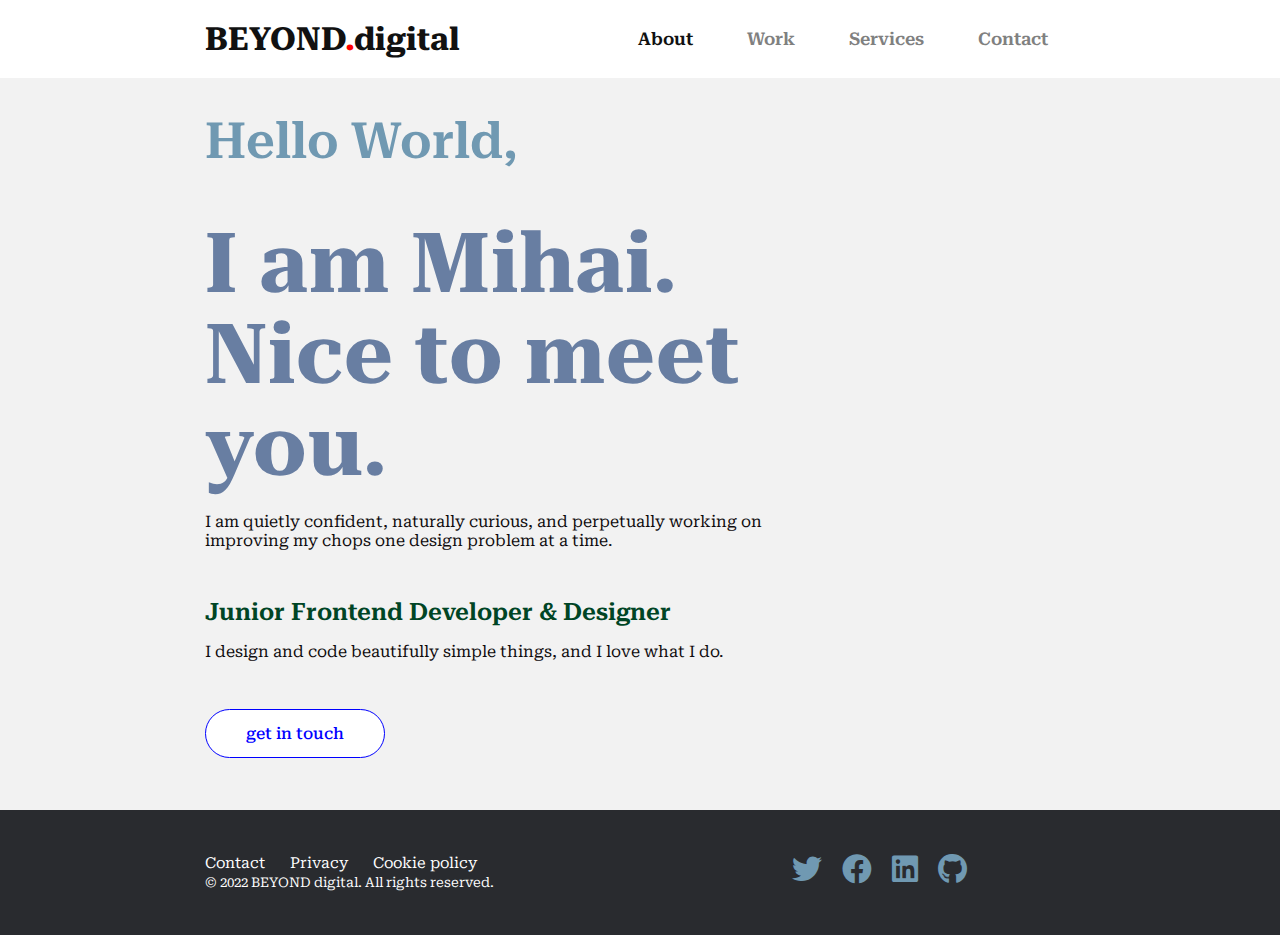
<file: index.html>
<!DOCTYPE html>
<html lang="en">
<head>
    <meta charset="UTF-8">
    <meta http-equiv="X-UA-Compatible" content="IE=edge">
    <meta name="viewport" content="width=device-width, initial-scale=1.0">
    <title>BEYOND digital</title>
    <link rel="stylesheet" type="text/css" href="css/style.css">
    <link rel="stylesheet" href="fontawesome-free-6.1.1-web/css/all.css">
</head>
<body>

    <!--Header-->
    <header>
        <a href="#" class="logo">BEYOND<span>.</span>digital</a>
        <div class="bx bx-menu" id="menu-icon"></div>
        <ul class="navbar">
            <li class="active"><a href="index.html">About</a></li>
            <li><a href="work.html">Work</a></li>
            <li><a href="services.html">Services</a></li>
            <li><a href="contact.html">Contact</a></li>
        </ul>
    </header>
    
    <!--ABOUT-->
    <section class="about" id="about">
        <div class="about-text">
            <div class="hello">
                <h4>Hello World,</h4>
            <h1>I am Mihai. Nice to meet you.</h1>
            <p>I am quietly confident, naturally curious, and perpetually working on
                improving my chops one design problem at a time.</p>
            </div>
            <div class="description">
                <h3>Junior Frontend Developer & Designer</h3>
                <p>I design and code beautifully simple things, and I love what I do.</p>
            </div>
            <a href="contact.html" class="btn">get in touch</a>
        </div>
        <div class="about-video">
            <video class="w-100" autoplay="" loop="" muted="" playsinline="" style="height: auto;">
                <source src="">
            </video>
        </div>
    </section>

    <!--FOOTER-->
    <footer class="content-info">
        <div class="container">
            <div class="row">
                <div class="footer-menu">
                    <div class="footer-menu-container">
                        <ul id="menu-footer-menu" class="nav footer-menu">
                            <li><a href="contact.html">Contact</a></li>
                            <li><a href="#">Privacy</a></li>
                            <li><a href="#">Cookie policy</a></li>
                        </ul>
                    </div>
                    <small class="text-center-copyrights">
                        © 2022 BEYOND digital. All rights reserved.
                    </small>
                </div>
                <div class="social-media">
                    <ul>
                        <li><a target="_blank" href="https://twitter.com/?lang=en"><i class="fa-brands fa-twitter"></i></a></li>
                        <li><a target="_blank" href="https://www.facebook.com/"><i class="fa-brands fa-facebook"></i></a></li>
                        <li><a target="_blank" href="https://www.linkedin.com/"><i class="fa-brands fa-linkedin"></i></a></li>
                        <li><a target="_blank" href="https://www.github.com/"><i class="fa-brands fa-github"></i></a></li>
                    </ul>
                </div>
            </div>
        </div>
    </footer>

	<!---custom js link--->
	<script type="text/javascript" src="/js/script.js"></script>
</body>
</html>
</file>
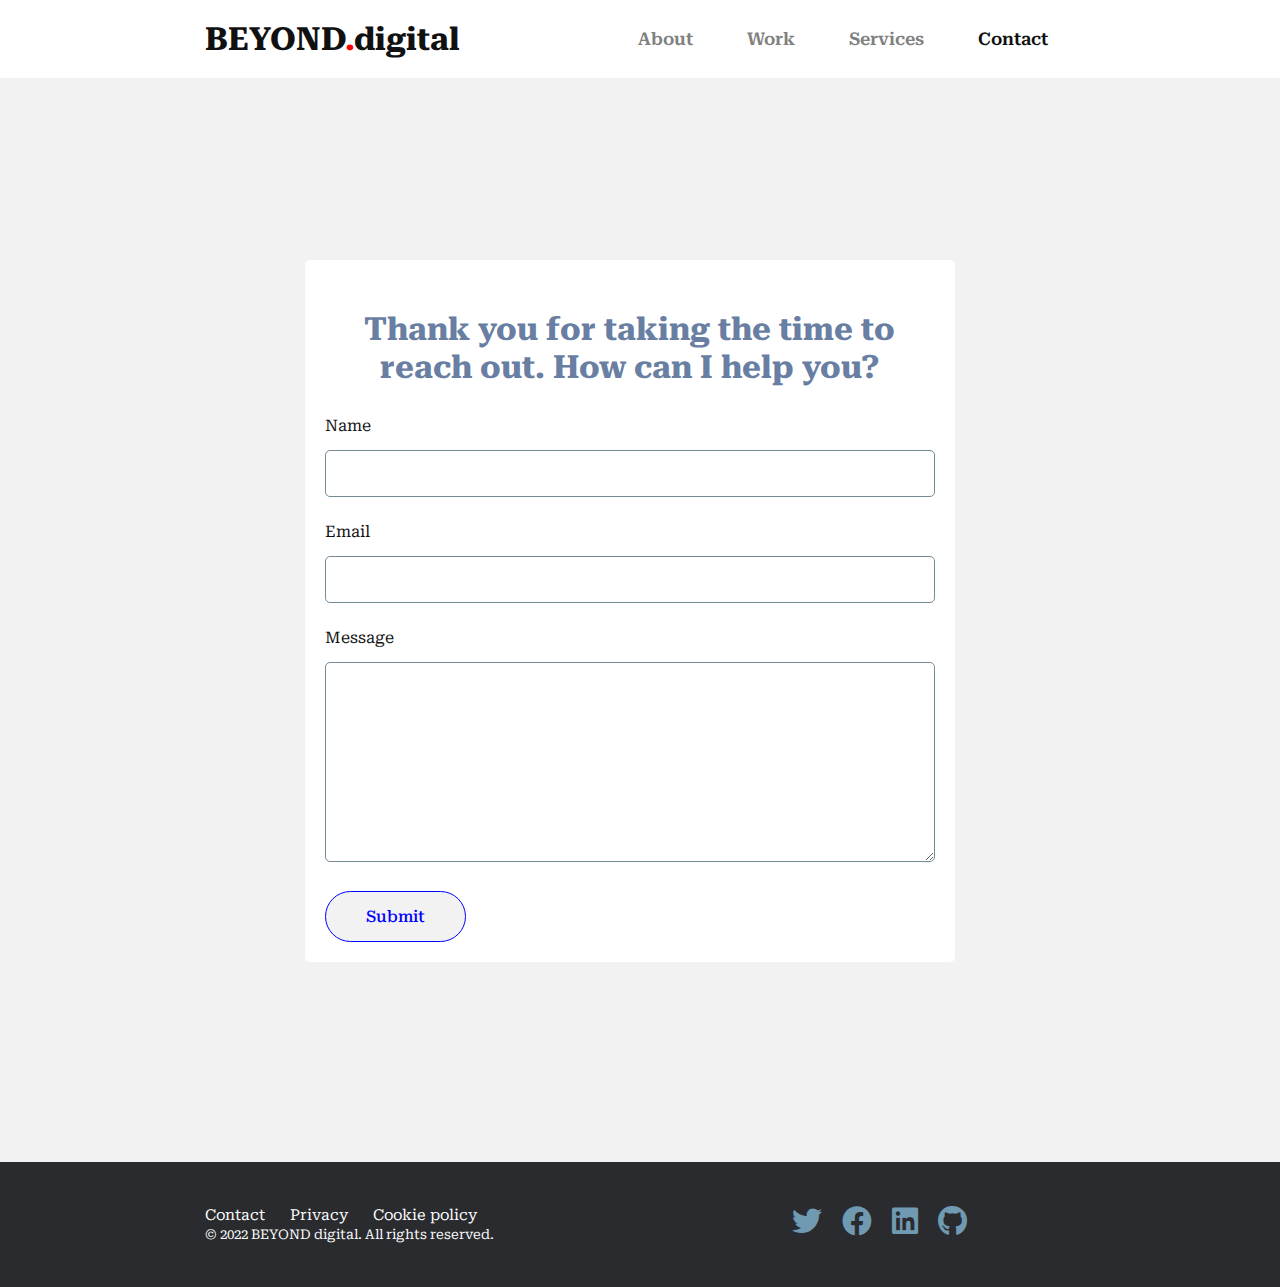
<file: contact.html>
<!DOCTYPE html>
<html lang="en">
<head>
    <meta charset="UTF-8">
    <meta http-equiv="X-UA-Compatible" content="IE=edge">
    <meta name="viewport" content="width=device-width, initial-scale=1.0">
    <title>BEYOND digital</title>
    <link rel="stylesheet" type="text/css" href="css/style.css">
    <link rel="stylesheet" href="fontawesome-free-6.1.1-web/css/all.css">
</head>
<body>

    <!--Header-->
    <header>
        <a href="#" class="logo">BEYOND<span>.</span>digital</a>
        <div class="bx bx-menu" id="menu-icon"></div>
        <ul class="navbar">
            <li><a href="index.html">About</a></li>
            <li><a href="work.html">Work</a></li>
            <li><a href="services.html">Services</a></li>
            <li class="active"><a href="contact.html">Contact</a></li>
        </ul>
    </header>
    
    <!--CONTACT-->
    <section class="contact" id="contact">
        <div class="contact-container">
            <div class="form">
                <h1>Thank you for taking the time to
                    reach out. How can I help you?</h1>
                <form action="action_page.php">
                    <label for="name">Name</label>
                    <input type="text" id="name" name="name" placeholder="">
                
                    <label for="email">Email</label>
                    <input type="text" id="email" name="email" placeholder="">
                
                    <label for="subject">Message</label>
                    <textarea id="subject" name="subject" placeholder="" style="height:200px"></textarea>
                
                    <input type="submit" value="Submit">
                </form>
            </div>

    </section>

    <!--FOOTER-->
    <footer class="content-info">
        <div class="container">
            <div class="row">
                <div class="footer-menu">
                    <div class="footer-menu-container">
                        <ul id="menu-footer-menu" class="nav footer-menu">
                            <li><a href="contact.html">Contact</a></li>
                            <li><a href="#">Privacy</a></li>
                            <li><a href="#">Cookie policy</a></li>
                        </ul>
                    </div>

                    <small class="text-center-copyrights">
                        © 2022 BEYOND digital. All rights reserved.
                    </small>
                </div>
                <div class="social-media">
                    <ul>
                        <li><a target="_blank" href="https://twitter.com/?lang=en"><i class="fa-brands fa-twitter"></i></a></li>
                        <li><a target="_blank" href="https://www.facebook.com/"><i class="fa-brands fa-facebook"></i></a></li>
                        <li><a target="_blank" href="https://www.linkedin.com/"><i class="fa-brands fa-linkedin"></i></a></li>
                        <li><a target="_blank" href="https://www.github.com/"><i class="fa-brands fa-github"></i></a></li>
                    </ul>
                </div>
            </div>
        </div>
    </footer>

	<!---custom js link--->
	<script type="text/javascript" src="/js/script.js"></script>
</body>
</html>
</file>
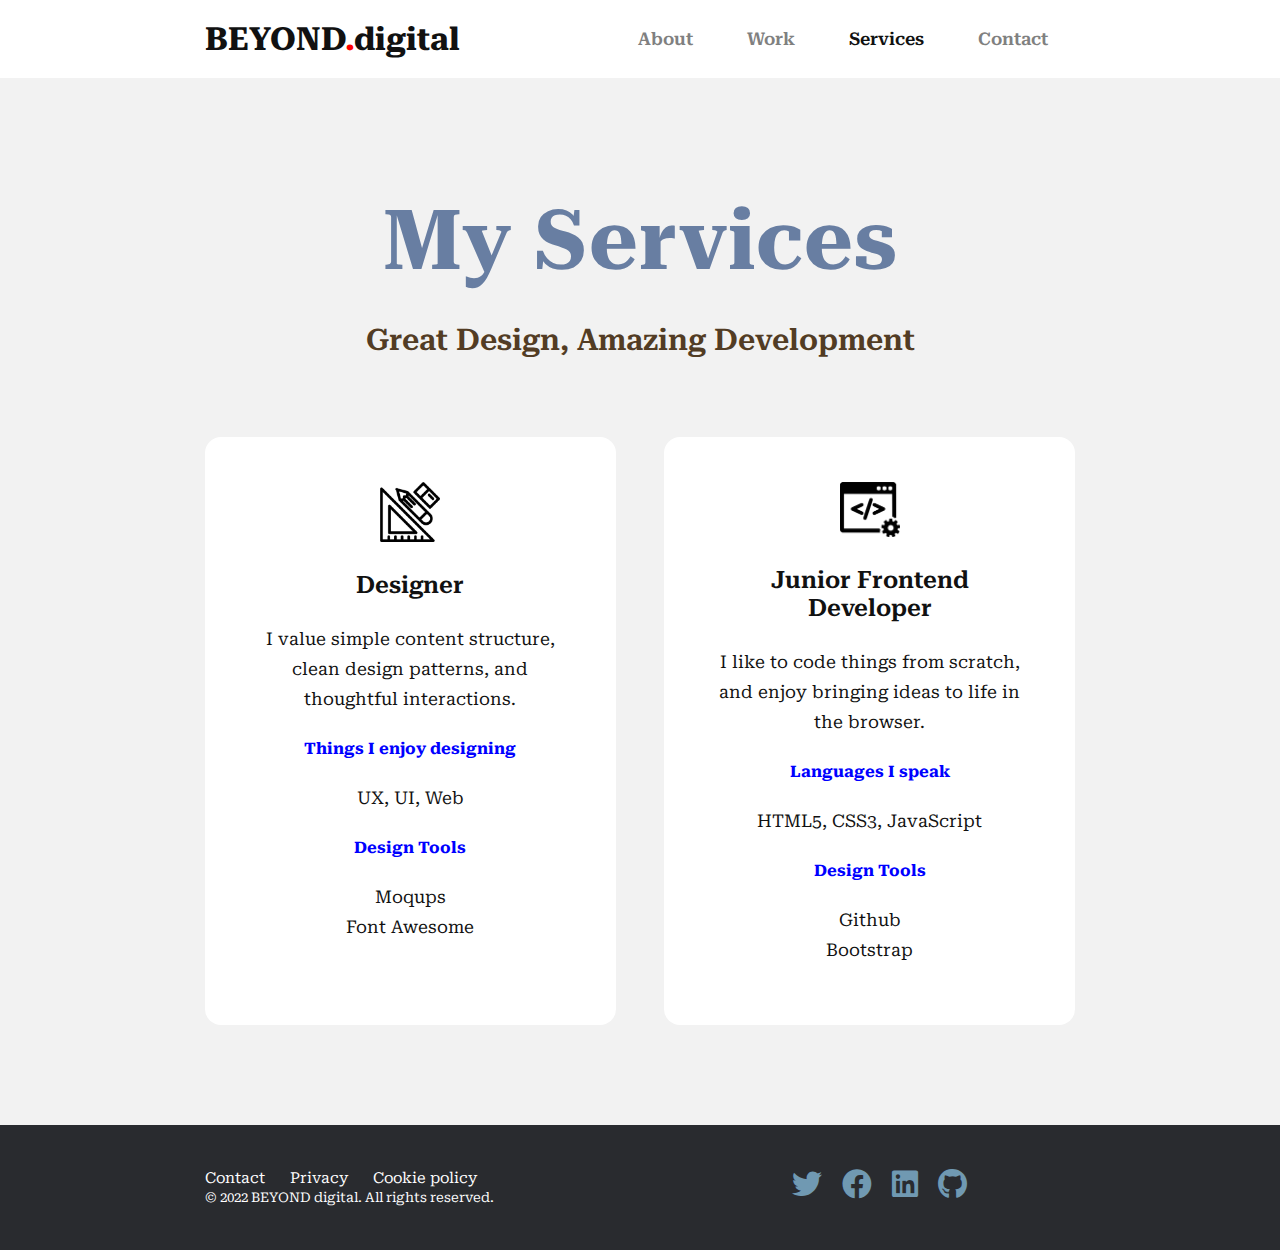
<file: services.html>
<!DOCTYPE html>
<html lang="en">
<head>
    <meta charset="UTF-8">
    <meta http-equiv="X-UA-Compatible" content="IE=edge">
    <meta name="viewport" content="width=device-width, initial-scale=1.0">
    <title>BEYOND digital</title>
    <link rel="stylesheet" type="text/css" href="css/style.css">
    <link rel="stylesheet" href="fontawesome-free-6.1.1-web/css/all.css">
</head>
<body>

    <!--Header-->
    <header>
        <a href="#" class="logo">BEYOND<span>.</span>digital</a>
        <div class="bx bx-menu" id="menu-icon"></div>
        <ul class="navbar">
            <li><a href="index.html">About</a></li>
            <li><a href="work.html">Work</a></li>
            <li class="active"><a href="services.html">Services</a></li>
            <li><a href="contact.html">Contact</a></li>
        </ul>
    </header>
    
    <!--SERVICES-->
    <section class="services" id="services">
		<div class="main-text">
			<h1>My Services</h1>
			<h4>Great Design, Amazing Development</h4>
		</div>

		<div class="services-content">
			<div class="box">
				<img src="img/Design_tools.png">
				<h2>Designer</h2>
				<p>I value simple content structure,
                    clean design patterns, and thoughtful
                    interactions.</p>
                <h4>Things I enjoy designing</h4>
                <p>UX, UI, Web</p>
                <h4>Design Tools</h4>
                <p>Moqups</p>
                <p>Font Awesome</p>
			</div>

			<div class="box">
				<img src="img/Web_developer.png">
				<h2>Junior Frontend Developer</h2>
				<p>I like to code things from scratch, and
                    enjoy bringing ideas to life in the
                    browser.</p>
                <h4>Languages I speak</h4>
                <p>HTML5, CSS3, JavaScript</p>
                <h4>Design Tools</h4>
                <p>Github</p>
                <p>Bootstrap</p>
			</div>
		</div>
	</section>

    <!--FOOTER-->
    <footer class="content-info">
        <div class="container">
            <div class="row">
                <div class="footer-menu">
                    <div class="footer-menu-container">
                        <ul id="menu-footer-menu" class="nav footer-menu">
                            <li><a href="contact.html">Contact</a></li>
                            <li><a href="#">Privacy</a></li>
                            <li><a href="#">Cookie policy</a></li>
                        </ul>
                    </div>
                    <small class="text-center-copyrights">
                        © 2022 BEYOND digital. All rights reserved.
                    </small>
                </div>
                <div class="social-media">
                    <ul>
                        <li><a target="_blank" href="https://twitter.com/?lang=en"><i class="fa-brands fa-twitter"></i></a></li>
                        <li><a target="_blank" href="https://www.facebook.com/"><i class="fa-brands fa-facebook"></i></a></li>
                        <li><a target="_blank" href="https://www.linkedin.com/"><i class="fa-brands fa-linkedin"></i></a></li>
                        <li><a target="_blank" href="https://www.github.com/"><i class="fa-brands fa-github"></i></a></li>
                    </ul>
                </div>
            </div>
        </div>
    </footer>

	<!---custom js link--->
	<script type="text/javascript" src="/js/script.js"></script>
</body>
</html>
</file>
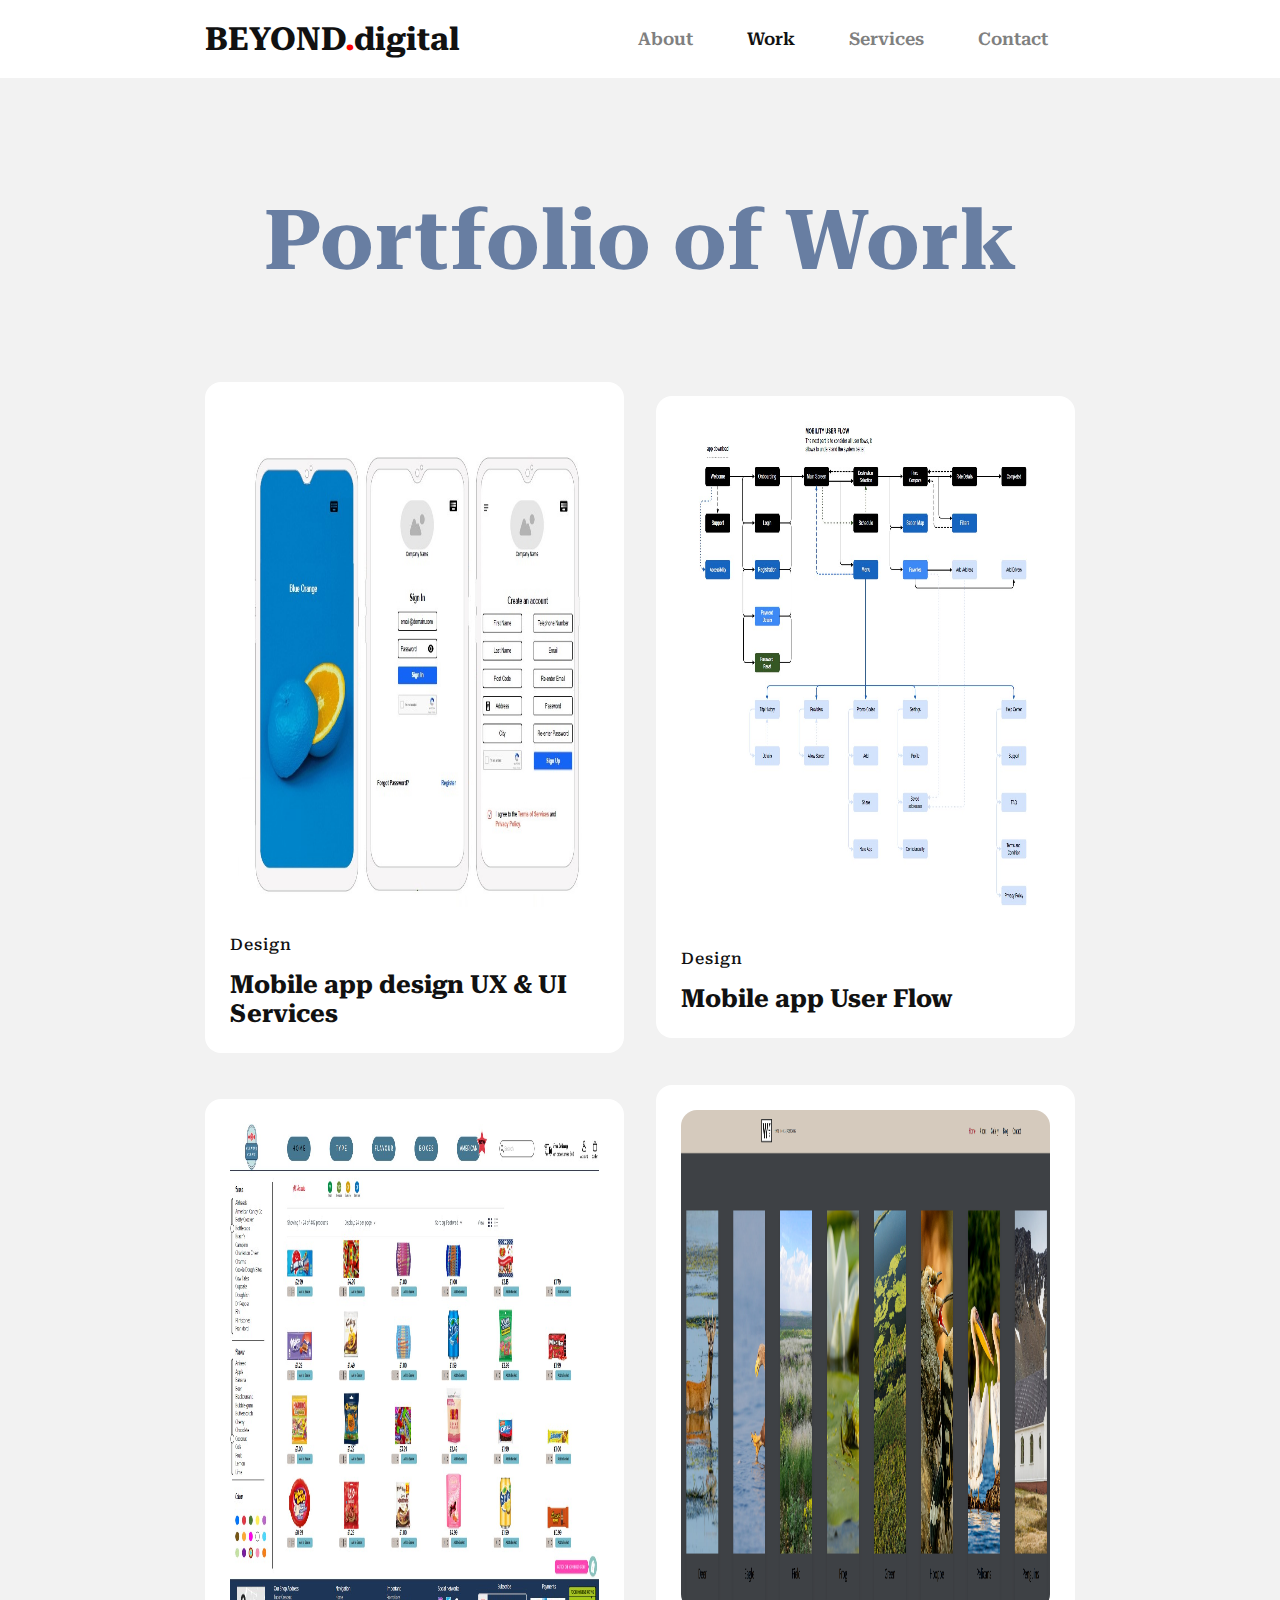
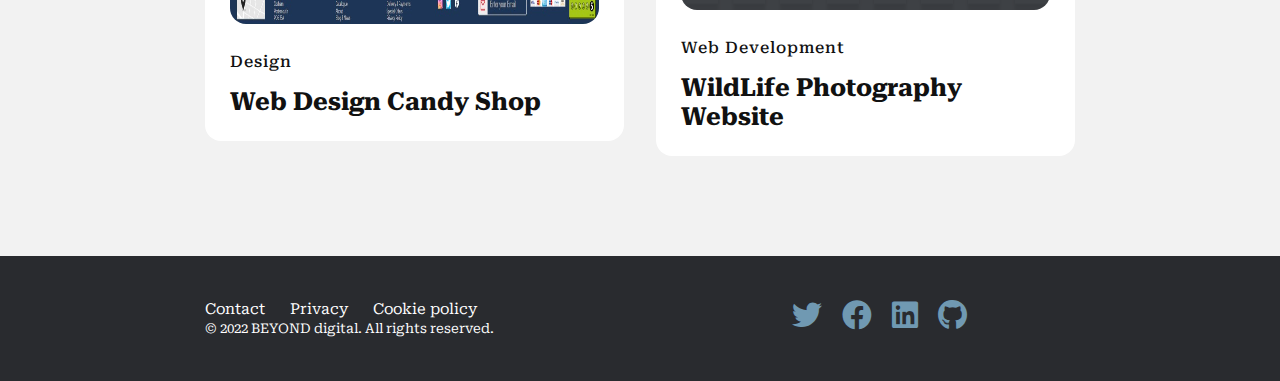
<file: work.html>
<!DOCTYPE html>
<html lang="en">
<head>
    <meta charset="UTF-8">
    <meta http-equiv="X-UA-Compatible" content="IE=edge">
    <meta name="viewport" content="width=device-width, initial-scale=1.0">
    <title>BEYOND digital</title>
    <link rel="stylesheet" type="text/css" href="css/style.css">
    <link rel="stylesheet" href="fontawesome-free-6.1.1-web/css/all.css">
</head>
<body>

    <!--Header-->
    <header>
        <a href="#" class="logo">BEYOND<span>.</span>digital</a>
        <div class="bx bx-menu" id="menu-icon"></div>
        <ul class="navbar">
            <li><a href="index.html">About</a></li>
            <li class="active"><a href="work.html">Work</a></li>
            <li><a href="services.html">Services</a></li>
            <li><a href="contact.html">Contact</a></li>
        </ul>
    </header>
    
    <!--WORK-->
    <section class="portfolio" id="portfolio">
		<div class="main-text">
			<h1>Portfolio of Work</h1>
		</div>

		<div class="portfolio-content">
			<div class="row">
				<img src="img/blue-orange.jpg">
				<div class="main-row">
					<div class="row-text">
						<h6>Design</h6>
					</div>
					<div class="row-icon">
						<i class='bx bx-heart'></i>
					</div>
				</div>
				<h3>Mobile app design UX & UI Services</h3>
			</div>

			<div class="row">
				<img src="img/user-flow.jpg">
				<div class="main-row">
					<div class="row-text">
						<h6>Design</h6>
					</div>
					<div class="row-icon">
						<i class='bx bx-heart'></i>
					</div>
				</div>
				<h3>Mobile app User Flow</h3>
			</div>

			<div class="row">
				<img src="img/candy-shop.jpg">
				<div class="main-row">
					<div class="row-text">
						<h6>Design</h6>
					</div>
					<div class="row-icon">
						<i class='bx bx-heart'></i>
					</div>
				</div>
				<h3>Web Design Candy Shop</h3>
			</div>

			<div class="row">
				<img src="img/wildlife-photography.png">
				<div class="main-row">
					<div class="row-text">
						<h6> Web Development</h6>
					</div>
					<div class="row-icon">
						<i class='bx bx-heart'></i>
					</div>
				</div>
				<h3>WildLife Photography Website</h3>
			</div>

		</div>
	</section>

    <!--FOOTER-->
    <footer class="content-info">
        <div class="container">
            <div class="row">
                <div class="footer-menu">
                    <div class="footer-menu-container">
                        <ul id="menu-footer-menu" class="nav footer-menu">
                            <li><a href="contact.html">Contact</a></li>
                            <li><a href="#">Privacy</a></li>
                            <li><a href="#">Cookie policy</a></li>
                        </ul>
                    </div>
                    <small class="text-center-copyrights">
                        © 2022 BEYOND digital. All rights reserved.
                    </small>
                </div>
                <div class="social-media">
                    <ul>
                        <li><a target="_blank" href="https://twitter.com/?lang=en"><i class="fa-brands fa-twitter"></i></a></li>
                        <li><a target="_blank" href="https://www.facebook.com/"><i class="fa-brands fa-facebook"></i></a></li>
                        <li><a target="_blank" href="https://www.linkedin.com/"><i class="fa-brands fa-linkedin"></i></a></li>
                        <li><a target="_blank" href="https://www.github.com/"><i class="fa-brands fa-github"></i></a></li>
                    </ul>
                </div>
            </div>
        </div>
    </footer>

	<!---custom js link--->
	<script type="text/javascript" src="/js/script.js"></script>
</body>
</html>
</file>
<file: css/style.css>
@import url('https://fonts.googleapis.com/css2?family=Roboto+Serif:ital,opsz,wght@0,8..144,100;0,8..144,200;0,8..144,300;0,8..144,400;0,8..144,500;0,8..144,600;0,8..144,700;0,8..144,800;0,8..144,900;1,8..144,100;1,8..144,200;1,8..144,300;1,8..144,400;1,8..144,500;1,8..144,600;1,8..144,700;1,8..144,800;1,8..144,900&display=swap');

/* CSS Universal selectors */

*{
	padding: 0;
	margin: 0;
	box-sizing: border-box;
	font-family: 'Roboto Serif', serif;
	list-style: none;
	text-decoration: none;
	scroll-behavior: smooth;
}

/* CSS Pseudo-class */

:root {
    --font-size: 0.625rem;
    --line-height: 1.4;
   	--h1-font: 5.2rem;
	--h2-font: 3.5rem;
	--p-font: 1.1rem;
	--main-color: #ffffff;
    --text-color: #111111;
    --mix-color: #f2f2f2;
	--second-mix-color: #808080;
    --third-mix-color: #292B2F;
	--forth-mix-color: #748b97;
	--first-color: #FF0000;
	--second-color: #004525;
    --third-color: #0000FF;
    --forth-color: #FFFF00;
    --fifth-color: #7099B2;
    --sixth-color: #C3DCE8;
    --seventh-color: #F6F5F7;
    --eighth-color: #E4A8A8;
    --ninth-color: #687EA2;
    --tenth-color: #9AA9C5;
	--eleventh-color: #CDB796;
	--twelfth-color: #523C24;
	--thirtieth-color: #2F2829;
	--fortieth-color: #0E0A0C;
	--fiftieth-color: #FCF9F4;
}

/* Global Attributes */

body{
    background: var(--mix-color);
	color: var(--text-color);
    font-weight: normal;
	overflow-x: hidden;
    height: 100%;
}

ul, li{
	list-style: none;
	display: inline-block;
}

/* Container for introductory content or a set of navigational links */

header{
	position: fixed;
	right: 0;
	top: 0;
	width: 100%;
	z-index: 1000;
	display: flex;
	align-items: center;
	justify-content: space-between;
	padding: 20px 16%;
	background-color: var(--main-color);
}

header .logo{
    color: var(--text-color);
    font-weight: 700;
    font-size: 2em;
    text-decoration: none;
}


header .logo span{
    color: var(--first-color);
}

/* NAVBAR */

.navbar{
    display: flex;
}

.navbar a{
    color: var(--second-mix-color);
    font-size: var(--p-font);
    font-weight: 600;
    padding: 0 25px;
    margin: 0 2px;
    transition: all .40s ease;
}

.navbar a:hover{
    color: var(--text-color);
}

.navbar li.active a{
	color: var(--text-color);
}

/* BODY */

section{
    padding: 160px 16% 100px;
}

/* about */

.about{
    height: 90vh;
    width: 100%;
    position: relative;
    background: var(--mix-color);
    background-size: cover;
    background-position: center;
    display: flex;
    align-items: center;
    justify-content: flex-start;
}

.about-text h1{
	margin: 20px 0;
	color: var(--ninth-color);
	font-size: var(--h1-font);
	font-weight: bold;
	line-height: 1.1;
	letter-spacing: 1px;
}

.about-text h4{
	color: var(--fifth-color);
	font-size: 50px;
	font-weight: 600;
	margin-bottom: 3rem;
}

.about-text p{
	color: var(--fortieth-color);
	margin-bottom: 3rem;
}

.about-text h3{
	color: var(--second-color);
	font-size: 24px;
	font-weight: 600;
	margin-bottom: 1rem;
}

.btn{
	display: inline-block;
	padding: 14px 40px;
	border-radius: 2rem;
	font-size: 16px;
	font-weight: 500;
	background: var(--main-color);
	color: var(--third-color);
	border: 1px solid var(--third-color);
	transition: all .40s ease;
}

.btn:hover{
	background: var(--mix-color);
	border: 1px solid var(--twelfth-color);
	color: var(--twelfth-color);
}



/* WORK */

.portfolio-content{
	display: grid;
	grid-template-columns: repeat(auto-fit, minmax(350px, auto));
	align-items: center;
	gap: 2rem;
	margin-top: 5rem;
}

.portfolio-content .row img{
	height: 500px;
	width: 100%;
	border-radius: 1rem;
	margin-bottom: 1.5rem;
}

.portfolio-content .row{
	padding: 25px;
	background: var(--main-color);
	border-radius: 1rem;
	transition: all .40s ease;
}

.main-row{
	display: flex;
	align-items: center;
	justify-content: space-between;
	margin-bottom: 1rem;
}

.portfolio-content .row h3{
	font-size: 25px;
	font-weight: 700;
}

.portfolio-content .row h6{
	color: var(--text-color);
	font-size: 16px;
	font-weight: 500;
	letter-spacing: 1px;
}












/* SERVICES */

.services-content{
	display: grid;
	grid-template-columns: repeat(auto-fit, minmax(300px, auto));
	align-items: center;
	text-align: center;
	gap: 3rem;
	margin-top: 5rem;
}

.main-text h1{
	text-align: center;
	padding: 15px;
	margin: 20px 0;
	color: var(--ninth-color);
	font-size: var(--h1-font);
	font-weight: bold;
	line-height: 1.1;
	letter-spacing: 1px;
}

.main-text h4{
	text-align: center;
	color: var(--twelfth-color);
	font-size: 30px;
	font-weight: 600;
	margin-bottom: 3rem;
}

.box{
	height: 588px;
	padding: 45px;
	background: var(--main-color);
	border-radius: 1rem;
	gap: 3rem;
}

.box h2{
	font-size: 24px;
	font-weight: 600;
	margin: 25px 0;
}

.box h4{
	padding: 25px 0;
	color: var(--third-color);
}

.box p{
	color: var(--text-color);
	font-size: var(--p-font);
	line-height: 30px;
}

.box img{
	width: 60px;
}









/*Contact*/

input[type=text], select, textarea {
    box-sizing: border-box;
    width: 100%;
    padding: 15px;
    border: 1px solid var(--forth-mix-color);
    border-radius: 5px;
    margin-top: 15px;
    margin-bottom: 25px;
    resize: vertical;
}
  
input[type=submit] {
    display: inline-block;
	padding: 15px 40px;
	border-radius: 2rem;
	font-size: 16px;
	font-weight: 500;
	background: var(--mix-color);
	color: var(--third-color);
	border: 1px solid var(--third-color);
	transition: all .40s ease;
}

input[type=submit]:hover{
    background: transparent;
	border: 1px solid var(--twelfth-color);
	color: var(--twelfth-color);
}

.contact-container{
	height: auto;
	width: 650px;
    margin: 50px 360px;
    border-radius: 5px;
    background-color: var(--main-color);
    margin: 100px;
    padding: 20px;
	text-decoration: none;
}

 
.form h1{
	padding: 30px 0;
    color: var(--ninth-color);
	text-align: center;
}





/* FOOTER */

.container .row{
	display: flex;
	
}

.container{
	display: flex;
	flex-wrap: wrap;
	align-items: center;
	list-style: none;
	justify-content: space-between;
	padding: 20px 16%;
	text-decoration: none;
}

.content-info{
	background-color: var(--third-mix-color);
	color: var(--main-color);
	padding: 24px 0;
	margin-bottom: 0;
	margin-top: auto;
}

.small{
	text-align: left;
	padding-left: 0;
	padding-top: 0;
	display: block;
}

.nav.footer-menu{
	display: flex;
	flex-wrap: wrap;
	list-style: none;
	font-size: 15px;
	
}

.nav.footer-menu li{
	padding-right: 25px;
}

.nav.footer-menu li a{
	color: var(--main-color);
}

.social-media ul{
	display: flex;
	padding-left: 280px;
	font-size: 30px;
	line-height: 20px;
	
}

.social-media a{
	color: var(--fifth-color);
	padding: 0 10px;
}
</file>
